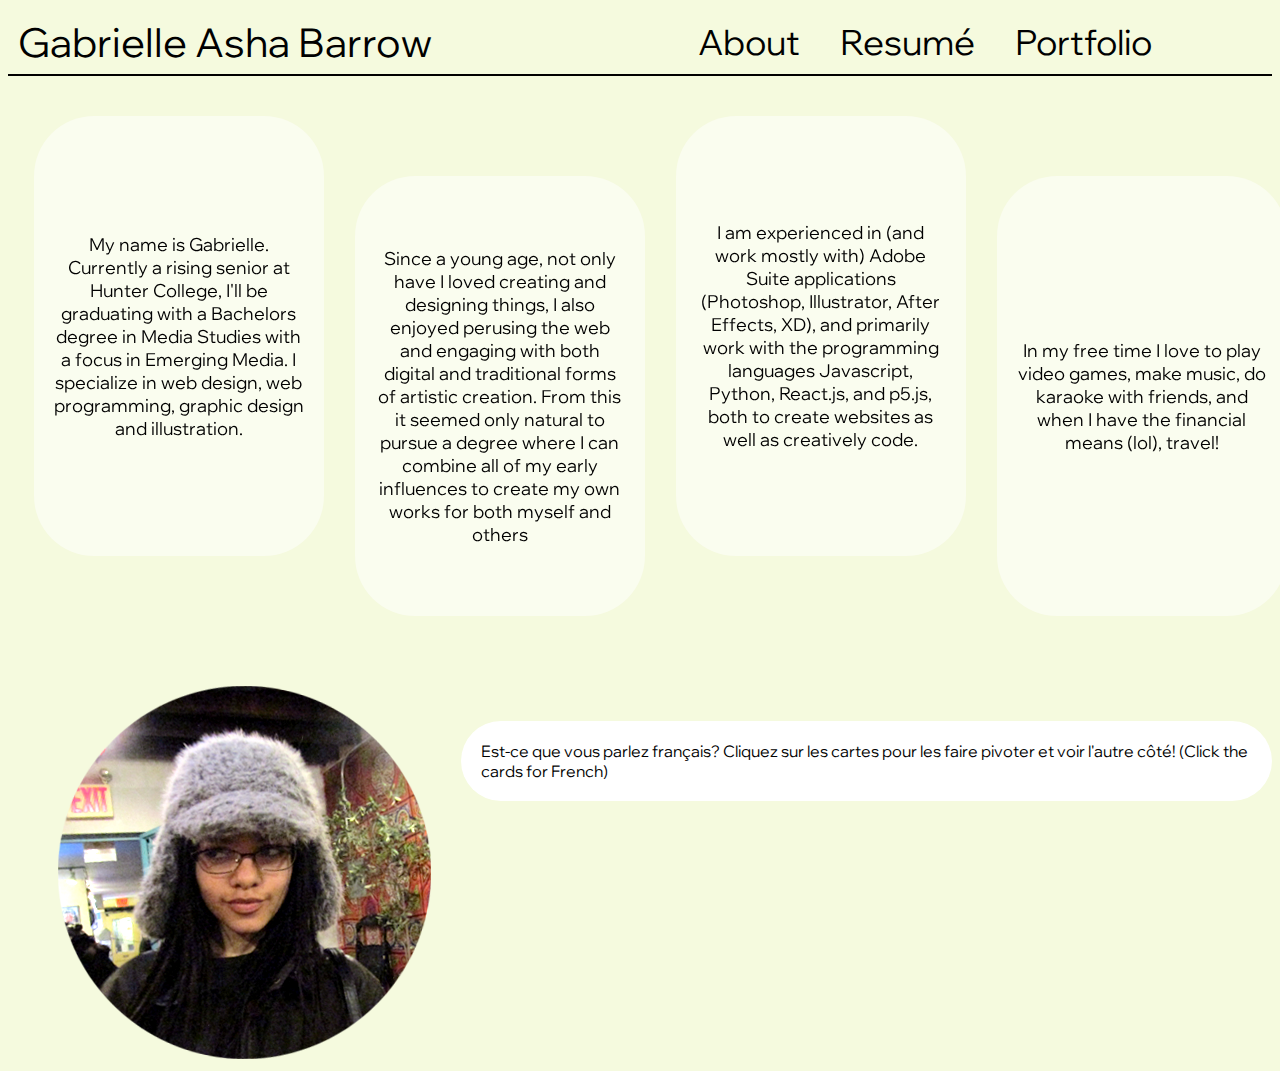
<file: about.html>
<!DOCTYPE html>
<html lang="en">
<head>
  <meta charset="UTF-8" />
  <meta name="viewport" content="width=device-width, initial-scale=1.0" />

  <link rel="preconnect" href="https://fonts.googleapis.com">
  <link rel="preconnect" href="https://fonts.gstatic.com" crossorigin>
  <link href="https://fonts.googleapis.com/css2?family=IBM+Plex+Serif:ital,wght@0,100;0,200;0,300;0,400;0,500;0,600;0,700;1,100;1,200;1,300;1,400;1,500;1,600;1,700&family=Oxygen:wght@300;400;700&family=STIX+Two+Text:ital,wght@0,400..700;1,400..700&family=Wix+Madefor+Display:wght@400..800&family=Wix+Madefor+Text:ital,wght@0,400..800;1,400..800&display=swap" rel="stylesheet">

  <link href="https://unpkg.com/aos@2.3.1/dist/aos.css" rel="stylesheet">

  <link rel="stylesheet" href="https://cdnjs.cloudflare.com/ajax/libs/font-awesome/4.7.0/css/font-awesome.min.css">
  <link rel="stylesheet" href="https://cdnjs.cloudflare.com/ajax/libs/font-awesome/6.5.0/css/all.min.css">

  <title>My Website</title>
  <link rel="stylesheet" href="style.css" />
</head>
<body>

 <div class="top-menu">

   <a href="index.html" id="home-name">Gabrielle Asha Barrow</a>

  <div class="options">
    <a href="about.html">About</a>
    <a href="resume.html">Resumé</a>
    <a href="portfolio.html">Portfolio</a>
  </div>
 </div>
  
  <div class="flip-container">
   <div class="flip">
     <div class="flip-inner">
       <div class="front" data-aos="fade-down" data-aos-duration="1000" data-aos-delay="100">
         <p>My name is Gabrielle. Currently a rising senior at Hunter College, I'll be graduating with a Bachelors degree in Media Studies with a focus in Emerging Media. I specialize in web design, web programming, graphic design and illustration. </p>
       </div>
       <div class="back">
         <p>Je m'appelle Gabrielle. J'ai 22 ans et en ce moment je termine mes études de media studies à Hunter College. </p>
       </div>  

     </div>
   </div>

   <div class="flip">
     <div class="flip-inner">
       <div class="front" data-aos="fade-up" data-aos-duration="1000" data-aos-delay="200">
         <p>Since a young age, not only have I loved creating and designing things, I also enjoyed perusing the web and engaging with both digital and traditional forms of artistic creation. From this it seemed only natural to pursue a degree where I can combine all of my early influences to create my own works for both myself and others</p>
       </div>
       <div class="back">
         <p> Depuis mon enfance, j'aimais non seulement de faire de l'art et du designs traditionnels, mais aussi j'aimais naviguer le web. À cause de ça, il m’a paru naturel de faire des études où je peux mélanger toutes mes influences d’enfance pour créer mes propres œuvres pour moi et pour les autres. </p>
       </div>  

     </div>
   </div>

      <div class="flip">
     <div class="flip-inner">
       <div class="front" data-aos="fade-down" data-aos-duration="1000" data-aos-delay="300">
         <p>I am experienced in (and work mostly with) Adobe Suite applications (Photoshop, Illustrator, After Effects, XD), and primarily work with the programming languages Javascript, Python, React.js, and p5.js, both to create websites as well as creatively code.</p>
       </div>
       <div class="back">
         <p>Je travaille avec Adobe Suite (Photoshop, Illustrator, After Effects, XD) et j’utilise surtout JavaScript, Python, React.js et p5.js pour faire des sites web et coder de façon créative.</p>
       </div>  

     </div>
   </div>

      <div class="flip">
     <div class="flip-inner">
       <div class="front" data-aos="fade-down" data-aos-duration="1000" data-aos-delay="400">
         <p>In my free time I love to play video games, make music, do karaoke with friends, and when I have the financial means (lol), travel! </p>
       </div>
       <div class="back">
         <p>Dans mon temps libre, j’adore jouer aux jeux vidéo, faire de la musique, faire du karaoké avec mes amis, et quand j’ai un peu d’argent (lol), voyager! Je visite souvent la France pendant mes vacances.</p>
       </div>  

     </div>
   </div>
  </div>


 <div class="bottom-me">
     <div class="pfp-container">

        <img src="about/me.png" id="pfp" data-aos="fade-up" data-aos-duration="800" data-aos-delay="50">

      </div>

    <div class="text-c">

         <p class="fr" data-aos="fade-up" data-aos-duration="800" data-aos-delay="100"> Est-ce que vous parlez français? Cliquez sur les cartes pour les faire pivoter et voir l'autre côté! (Click the cards for French)</p>  

         <br>

          <p class="links" data-aos="fade-up" data-aos-duration="800" data-aos-delay="100"> Links to where you can also reach me and see my work: <p> 
          
          <br>


           <div class="icons">
            
            <a href="https://www.linkedin.com/in/gabrielle-barrow-799436264/" target="_blank"><i class="fa-brands fa-linkedin" style="font-size: 70px;" data-aos="fade-left" data-aos-duration="800" data-aos-delay="100" ></i></a>
             

             <a href="https://www.artstation.com/orngejuicer" target="_blank">

              <i class="fa-brands fa-artstation" style="font-size: 70px;" data-aos="fade-left" data-aos-duration="800" data-aos-delay="150"></i>
            
             </a>

             <a href="https://github.com/gabasha00" target="_blank">
            
              <i class="fa-brands fa-github" style="font-size: 70px;" data-aos="fade-left" data-aos-duration="800" data-aos-delay="200"></i>

             </a>

              </p>
         </div>
      </div>
 </div>
  
<script>
  document.addEventListener('DOMContentLoaded', () => {
    document.querySelectorAll('.flip').forEach(card => {
      card.addEventListener('click', () => {
        card.classList.toggle('flipped');
      });
    });
  });
</script>

  <script src="https://unpkg.com/aos@2.3.1/dist/aos.js"></script>
  <script>
  AOS.init();
  </script>

</body>
</html>
</file>
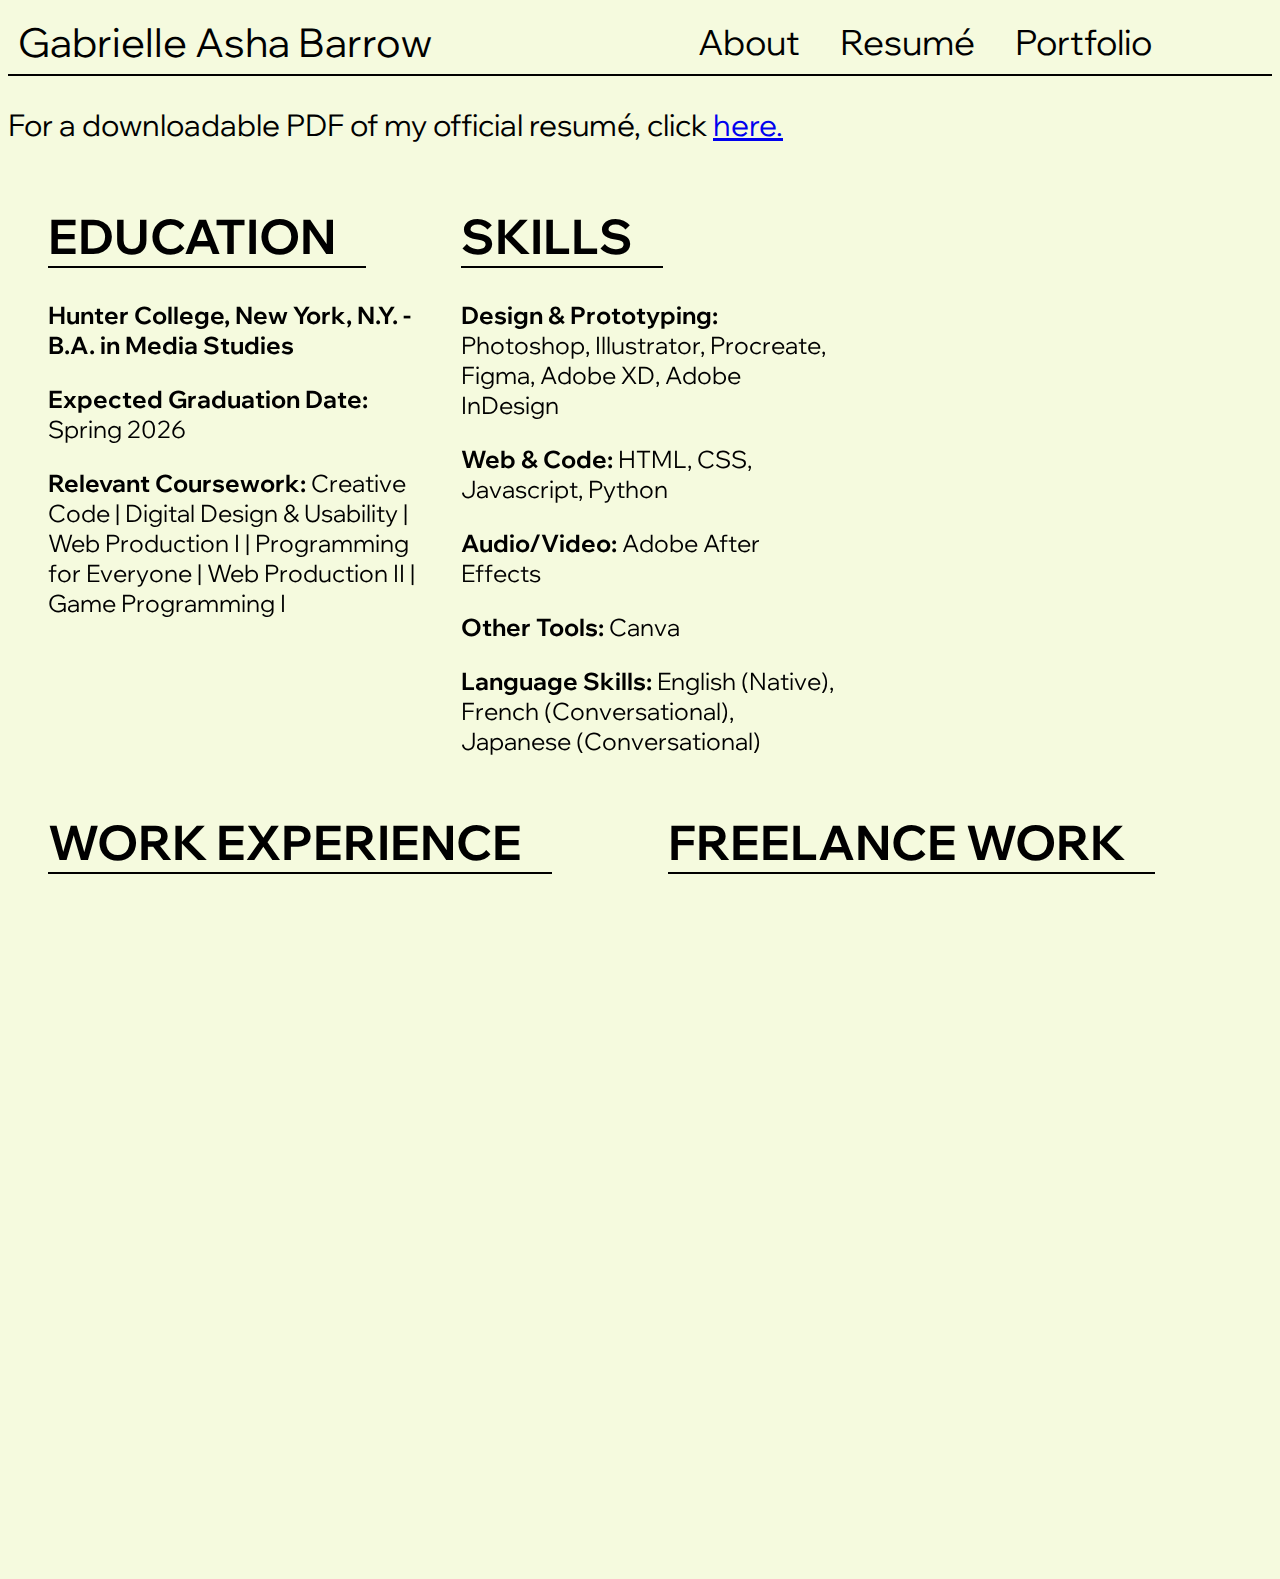
<file: resume.html>
<!DOCTYPE html>
<html lang="en">
<head>
  <meta charset="UTF-8" />
  <meta name="viewport" content="width=device-width, initial-scale=1.0" />

  <link rel="preconnect" href="https://fonts.googleapis.com">
  <link rel="preconnect" href="https://fonts.gstatic.com" crossorigin>
  <link href="https://fonts.googleapis.com/css2?family=IBM+Plex+Serif:ital,wght@0,100;0,200;0,300;0,400;0,500;0,600;0,700;1,100;1,200;1,300;1,400;1,500;1,600;1,700&family=Oxygen:wght@300;400;700&family=STIX+Two+Text:ital,wght@0,400..700;1,400..700&family=Wix+Madefor+Display:wght@400..800&family=Wix+Madefor+Text:ital,wght@0,400..800;1,400..800&display=swap" rel="stylesheet">

  <link href="https://unpkg.com/aos@2.3.1/dist/aos.css" rel="stylesheet">

  <title>My Website</title>
  <link rel="stylesheet" href="style.css" />
</head>
<body>

 <div class="top-menu">

   <a href="index.html" id="home-name">Gabrielle Asha Barrow</a>

  <div class="options">
    <a href="about.html">About</a>
    <a href="resume.html">Resumé</a>
    <a href="portfolio.html">Portfolio</a>
  </div>
 </div>

   <p class="pdf"> For a downloadable PDF of my official resumé, click <a href="resume/resume2025.docx.pdf" download="Resume" target="_blank">here.</a>
  
  <div class="first-block">
    <div class="first">
      <h1 data-aos="fade-down" data-aos-duration="1000" data-aos-delay="50">EDUCATION</h1>

      <div data-aos="fade-up" data-aos-duration="1000" data-aos-delay="75">
    <p><b>Hunter College, New York, N.Y. - B.A. in Media Studies</b> </p>
    <p><b>Expected Graduation Date:</b> Spring 2026</p>
    <p>
      <b> Relevant Coursework: </b>  Creative Code | Digital Design & Usability | Web Production I | Programming for Everyone | Web Production II | Game Programming I
    </p>
  </div>
  </div>

      
       <div class="second">
        <h1 data-aos="fade-left" data-aos-duration="1000" data-aos-delay="50"> SKILLS </h1>
        <div data-aos="fade-up" data-aos-duration="1000" data-aos-delay="75">
        <p><b>Design & Prototyping: </b>Photoshop, Illustrator, Procreate, Figma, Adobe XD, Adobe InDesign</p>
        <p><b>Web & Code: </b>HTML, CSS, Javascript, Python</p>
        <p><b>Audio/Video: </b>Adobe After Effects</p>
        <p><b>Other Tools: </b>Canva</p>
        <p><b> Language Skills: </b>English (Native), French (Conversational), Japanese (Conversational) </p>
       </div>
       </div>

    <div class="second">
     

    </div>
  </div>

 <div class="second-block">
   
   <div class="first">

     <h1 data-aos="fade-down" data-aos-duration="1000" data-aos-delay="50">WORK EXPERIENCE</h1>
     <div data-aos="fade-up" data-aos-duration="1000" data-aos-delay="75">
       <p><b>Timberland: Retail Sales Associate</b> <br> October 2024 - April 2025</p>
         <ul>
           <li>Assisted customers with shoe sizing and fitting, informing them about different products and services available at the store.</li> <br>
           <li>Consistently exceeded daily personal sales target.</li> <br>
           <li>Operated cash register and handled transactions efficiently.</li>

         </ul>
       <p><b>New York Kids Club & Preschool: Assistant Teacher and Program Leader</b> <br> June 2022 - August 2024</p>
         <ul>
           <li>Assisted teaching in PKA classrooms, as well as lead enrichment program classes to help children cultivate learning
           skills in creatively enriching environments</li>
           <br>
           <li>Assisted teaching and in PKA classrooms</li>
           <br>
    </div>
         </ul>
       <p><b></b></p>
       <p><b></b></p>

   </div>

   <div class="second">
     
     <h1 data-aos="fade-left" data-aos-duration="1000" data-aos-delay="50">FREELANCE WORK</h1>
     <div data-aos="fade-up" data-aos-duration="1000" data-aos-delay="75">
     <p><b>Luca Cuni’s EP “In Bloom:" Makeup Artist and Set Assistant </b> <br> March 2025 </p>
        <ul>
          <li>Assisted photographer Nicholas Lindsay on set; contributed to the shoot concept and overall visual direction.</li>
          <li>Worked closely with the artist to design and apply a makeup look that aligned with the theme of the shoot.</li>
        </ul>
     <p><b>Layn Haley's Single "you make me feel sick:" Cover and Visualizer Designer </b> <br> July 2025 </p>
       <ul>
         <li> Worked with musician Layn Haley to create a cover and animated visualizer for their song "you make me feel sick."</li>
         <li> Created a composition and animation assets using traditonal materials; utilized Adobe After Effects to animate the visualizer. </li>

       </ul>
   </div>
     <p><b></b></p>
     <p><b></b></p>
     <p><b></b></p>

   </div>

 </div> 

   <script src="https://unpkg.com/aos@2.3.1/dist/aos.js"></script>
  <script>
  AOS.init();
  </script>
</body>
</html>
</file>
<file: style.css>
/* Home page */

body {
	background-color: #f5fade;
	font-family: "Wix Madefor Display", sans-serif;
    font-optical-sizing: auto;
    font-style: normal;
}

.top-menu {
    align-items: center;
	display: flex;
	justify-content: space-between;
	border-bottom: 2px black solid;
	margin-top: 10px;
}

.options {
	display: flex;
	align-items: center;
	margin-right: 100px;
	font-size: 35px;
}

.options a{
	display: inline-block;
	padding: 10px 20px;
	text-decoration: none;
	color: black;

}

.options a:hover{
	background-color: #d0d6b6;
	border-radius: 10px;

}

#home-name{
	font-size: 40px;
	margin-left: 10px;
	text-decoration: none;
	color: black;
}



.home-blurb {
	display: flex;
	align-items: center;
	gap: 10px;
	margin-top: 40px;
}

.home-text {
	font-size: 30px;
}

/* Portfolio */

.categories {
	display: grid;
	grid-template-columns: repeat(3, 1fr);
	gap: 40px;
	margin: 60px auto;
	max-width: 1200px;
	padding: 0 20px;
}

.project-tile {
	position: relative;
	display: block;
	overflow: hidden;
    border-radius: 20px;
    text-decoration: none;

}

.project-tile img {
  width: 100%;
  height: auto;
  display: block;
  transition: transform 0.3s ease;
}

.project-tile:hover img {
  transform: scale(1.05);
  filter: brightness(0.8);
}

.overlay-text {
  position: absolute;
  top: 50%;
  left: 50%;
  transform: translate(-50%, -50%);
  font-size: 24px;
  color: white;
  padding: 12px 24px;
  border-radius: 8px;
  font-family: "Wix Madefor Display", sans-serif;
  text-align: center;
}

/* About */

#pfp{
	margin-top: 50px;
	margin-left: 50px;
}

.bottom-me {
	display: flex;
	align-items: center;
	justify-content: flex-start;
	gap: 30px;
}

.fr {
  background-color: white;
  padding: 20px;
  border-radius: 100px;
}

.links {
  background-color: white;
  padding: 20px;
  border-radius: 100px;
  display: inline;
}

.icons a{
  gap: 30px;
  margin-right: 70px;
  padding-top: 50px;
  text-decoration: none;
  color: black;
  padding: 0 30px;
}

.icons a:visited{
  color: black;
}


.flip {
  width: 250px;
  height: 400px;
  perspective: 1000px;
  margin: 60px auto;
  cursor: pointer;
}

.flip-inner {
  position: relative;
  width: 100%;
  height: 100%;
  transition: transform 0.8s;
  transform-style: preserve-3d;
}

.flip.flipped .flip-inner {
  transform: rotateY(180deg);
}

.front, .back {
  position: absolute;
  width: 100%;
  height: 100%;
  backface-visibility: hidden;
  background: rgba(255, 255, 255, 0.5);
  border-radius: 60px;
  padding: 20px;
  display: flex;
  align-items: center;
  justify-content: center;
  font-family: "Wix Madefor Display", sans-serif;
  font-size: 16px;
  text-align: center;
  font-size: 18px;

}

.back {
  background: #e2e8d6;
  transform: rotateY(180deg);
}

.flip-container {
  display: flex;
  gap: 20px; 
  justify-content: center; 
  margin-top: 40px;
  font-size: 50px;
}

.flip-container .flip:nth-child(1) {
  margin-top: 0px;
  font-size: 50px;
}

.flip-container .flip:nth-child(2) {
  margin-top: 60px;
}

.flip-container .flip:nth-child(3) {
  margin-top: 0px;
}

/* Resume */

.pdf {
  font-size: 30px;
}

h1 {
  border-bottom: solid black 2px;
  position: relative;
  padding-right: 30px;
  width: fit-content;
}

.first-block {
  display: flex;
  justify-content: space-between;
  width: 100vw;
  padding: 0 40px;
  box-sizing: border-box;
  gap: 40px; 

}

.first, .second {
  flex: 1;
  font-size: 24px;
  border-radius: 30px;
}

.first ul {
  font-size: 20px;
}

.second ul {
  font-size: 20px; 
}

.second-block .first,
.second-block .second {
  flex: 1;

}

.second-block {
  display: flex;
  justify-content: space-between;
  width: 100vw;
  padding: 0 40px;
  box-sizing: border-box;
  gap: 40px; 
}
</file>
